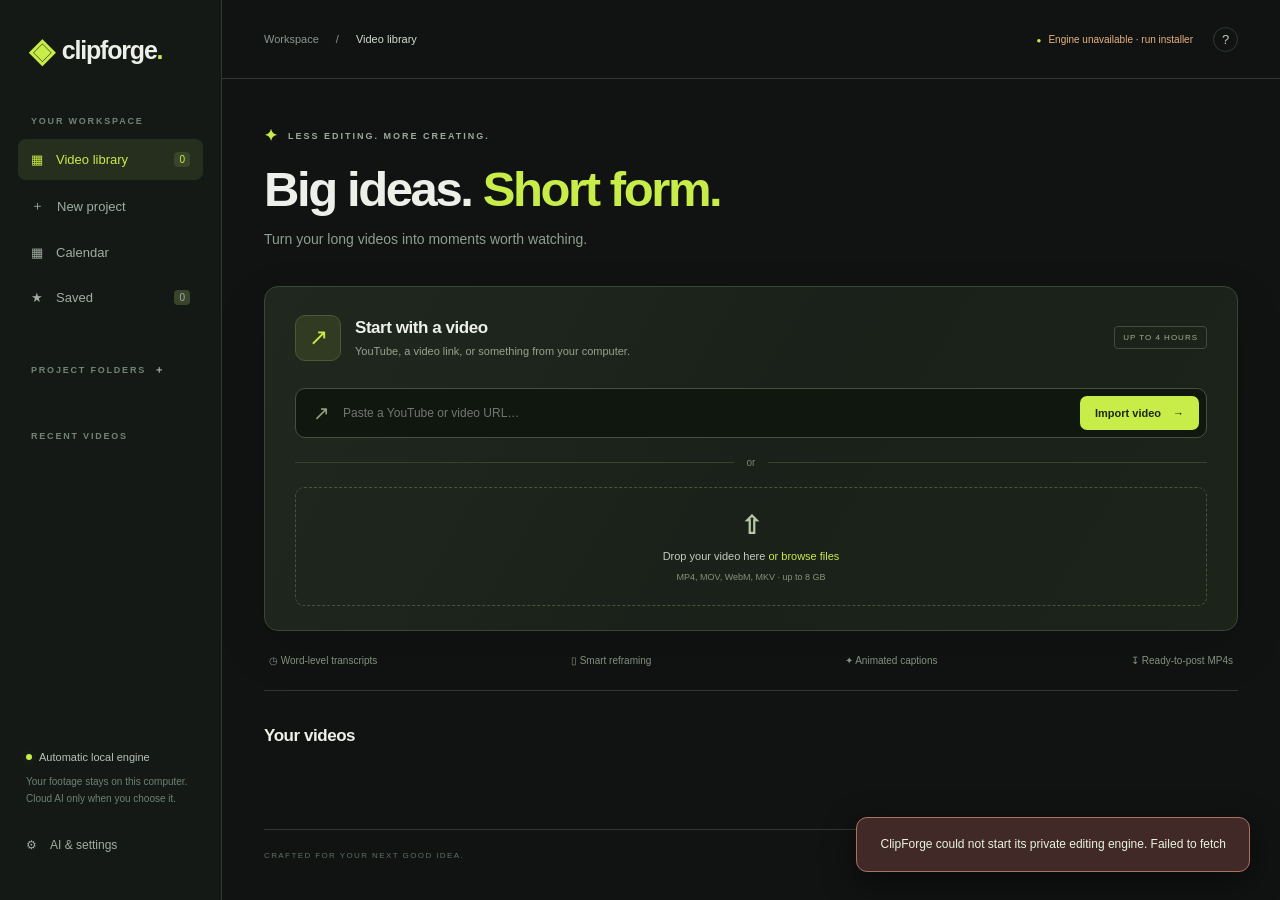
<file: extension/studio/index.html>
<!doctype html>
<html lang="en"><head><meta charset="utf-8"><meta name="viewport" content="width=device-width,initial-scale=1"><title>ClipForge · Your video, reimagined</title><link rel="stylesheet" href="style.css"></head>
<body>
<aside class="sidebar"><a class="brand" href="index.html" aria-label="ClipForge home"><span class="brand-icon">◈</span>clipforge<span class="brand-dot">.</span></a><div class="workspace-label">YOUR WORKSPACE</div><button class="nav active" id="home">▦ <span>Video library</span><span id="project-count" class="count">0</span></button><button class="nav" id="new">＋ <span>New project</span></button><button class="nav" id="calendar-nav">▦ <span>Calendar</span></button><button class="nav" id="saved-nav">★ <span>Saved</span><span id="saved-count" class="count">0</span></button><div class="workspace-label projects-label">PROJECT FOLDERS <button id="folder-new" class="text-button" title="Create folder">＋</button></div><div id="folder-list"></div><div class="workspace-label projects-label">RECENT VIDEOS</div><div id="projects"></div><div class="sidebar-bottom"><div class="local-dot"><i></i> Automatic local engine</div><p>Your footage stays on this computer.<br>Cloud AI only when you choose it.</p><button class="nav" id="settings-open">⚙ <span>AI & settings</span></button></div></aside>
<div class="shell"><header><div class="breadcrumb">Workspace <span>/</span> <b id="crumb">Video library</b></div><div class="header-right"><span id="connection" class="status">Connecting…</span><nav class="mobile-nav" aria-label="Workspace navigation"><button class="icon-button" data-mobile-nav="home" title="Video library" aria-label="Video library">▦</button><button class="icon-button" data-mobile-nav="calendar" title="Calendar" aria-label="Calendar">▦</button><button class="icon-button" data-mobile-nav="saved" title="Saved clips" aria-label="Saved clips">★</button><button class="icon-button" data-mobile-nav="settings" title="AI and settings" aria-label="AI and settings">⚙</button></nav><button id="help" class="icon-button" title="Setup guide" aria-label="Open setup guide">?</button></div></header>
<main>
<section id="welcome"><div class="eyebrow"><span>✦</span> LESS EDITING. MORE CREATING.</div><h1>Big ideas. <em>Short form.</em></h1><p class="lead">Turn your long videos into moments worth watching.</p><div class="import-panel"><div class="import-title"><span class="import-icon">↗</span><div><h2>Start with a video</h2><p>YouTube, a video link, or something from your computer.</p></div><span class="small-badge">UP TO 4 HOURS</span></div><form id="import-form"><div class="url-input"><span>↗</span><input id="source-url" type="url" placeholder="Paste a YouTube or video URL…" aria-label="Video URL" required><button class="primary" id="import-button">Import video <span>→</span></button></div></form><div class="or"><span></span>or<span></span></div><label class="dropzone" id="dropzone"><input type="file" id="file" accept="video/*,.mkv,.webm,.mov" hidden><span class="upload-symbol">⇧</span><b>Drop your video here <span>or browse files</span></b><small>MP4, MOV, WebM, MKV · up to 8 GB</small></label></div><div class="feature-strip"><span>◷ Word-level transcripts</span><span>▯ Smart reframing</span><span>✦ Animated captions</span><span>↧ Ready-to-post MP4s</span></div><div class="section-heading"><h2 id="folder-heading">Your videos</h2><button id="folder-settings" class="text-button" hidden>Folder settings ⚙</button><button id="channel-browse" class="text-button" hidden>Browse channel ↗</button><span id="library-count"></span></div><p id="folder-note" class="tiny muted"></p><div id="channel-library" class="library" hidden></div><div id="library" class="library"></div></section>
<section id="project" hidden><div class="project-heading"><div><div class="eyebrow" id="source-label">VIDEO PROJECT</div><h1 id="project-title"></h1><p id="project-meta" class="muted"></p></div><button id="retry-import" class="primary" hidden>Retry video import</button><button id="video-settings" class="secondary">Organize video</button><a class="secondary button" id="download-source">↓ Original video</a></div>
<div class="studio-grid"><div class="main-column"><div class="preview-card"><div class="preview-toolbar"><div><span class="live-dot"></span><b id="preview-label">Source preview</b></div><button id="show-source" class="text-button">View source</button></div><div class="video-stage" id="video-stage"><video id="player" controls playsinline preload="metadata"></video><div id="preview-caption" class="preview-caption"></div></div><div class="timeline"><div class="timeline-top"><span id="play-time">00:00</span><span id="timeline-note">Select a word to jump to that moment</span><span id="total-time">00:00</span></div><input id="scrubber" type="range" min="0" max="100" value="0" step=".05" aria-label="Video timeline"><div class="speech-wrap" id="speech-wrap"><i id="range-mark" hidden></i><div id="speech-map" class="speech-map"></div></div></div></div>
<div class="content-tabs"><button class="selected" data-tab="clips">Your clips <span id="clip-count">0</span></button><button data-tab="transcript">Transcript</button><div class="tab-actions"><button id="manual" class="text-button">＋ Manual clip</button><button id="quick-from-clips" class="text-button">Quick schedule</button><button id="export-all" class="text-button">Export all ↗</button><a id="bundle" class="text-button" hidden>↓ ZIP</a></div></div><div id="clips-panel"><div id="clips" class="clips-grid"></div></div><div id="transcript-panel" hidden><div class="transcript-tools"><input id="transcript-search" placeholder="Search transcript…" aria-label="Search transcript"><button id="more-clips" class="primary">✦ Make more clips</button><button id="edit-transcript" class="secondary">Edit words</button><button id="save-transcript" class="primary" hidden>Save transcript</button></div><p class="muted tiny" id="transcript-info">Run Generate clips to create a transcript.</p><div id="transcript"></div></div></div>
<aside class="inspector"><div id="generator"><div class="panel-heading"><span class="spark">✦</span><h2>Make the cut</h2></div><p class="muted">Find the moments. Set the style.<br>Let your next batch take shape.</p><label>Clip length<select id="length"><option value="30">~30 seconds · Quick hit</option><option value="45" selected>~45 seconds · The sweet spot</option><option value="60">~60 seconds · Tell a story</option><option value="90">~90 seconds · Go deeper</option></select></label><label>Number of clips<div class="stepper"><button id="count-minus">−</button><output id="count">4</output><button id="count-plus">＋</button></div></label><label>Transcription<select id="transcription"><option value="local">Local Whisper · private</option><option value="openrouter">OpenRouter · cloud AI</option></select></label><label id="local-model-label">Local accuracy<select id="local-model"><option value="tiny.en">Fast · English preview</option><option value="small" selected>Balanced · multilingual</option><option value="medium">Higher accuracy · slower</option></select></label><label>Find moments with<select id="selection"><option value="local">Local suggestions · no API key</option><option value="openrouter">OpenRouter · AI editor</option></select></label><label>Your creative direction<textarea id="brief" placeholder="e.g. Surprising advice for beginners. Lead with a strong opinion." rows="3"></textarea></label><label class="toggle-row"><span>Export clips automatically<small>1080 × 1920 · captions · gentle zoom</small></span><input id="auto-export" type="checkbox" checked></label>
<details class="advanced"><summary>Advanced · font, captions, color</summary>
<label>Caption style<select id="gen-caption-style"><option value="pop">Pop · highlighted words</option><option value="clean">Clean · sentence captions</option></select></label>
<label>Font<select id="gen-font"><option>Arial</option><option>Helvetica</option><option>Impact</option><option>Georgia</option><option>Avenir Next</option><option>Menlo</option></select></label>
<div class="two-col"><label>Text color<input id="gen-color" type="color" value="#FFFFFF"></label><label>Highlight<input id="gen-highlight" type="color" value="#C8ED48"></label></div>
<p class="tiny muted" id="brand-saved">Saved branding loads here.</p>
</details>
<button class="primary generate" id="generate">✦ Generate clips</button><p class="tiny muted">Cloud mode sends audio/transcript to OpenRouter and uses your API credits. Scores are editorial suggestions, not view predictions.</p></div>
<div id="editor" hidden><div class="panel-heading"><button id="close-editor" class="text-button">←</button><h2>Edit your clip</h2></div><label>Title<input id="edit-title" maxlength="120"></label><div class="two-col"><label>Start (seconds)<input id="edit-start" type="number" min="0" step=".01"></label><label>End (seconds)<input id="edit-end" type="number" min="1" step=".01"></label></div><div class="two-col"><button id="set-start" class="secondary">Set start at playhead</button><button id="set-end" class="secondary">Set end at playhead</button></div><label>Canvas<select id="aspect"><option value="vertical">9:16 · Reels, Shorts, TikTok</option><option value="square">1:1 · Square</option><option value="landscape">16:9 · Landscape</option></select></label><label>Reframing<select id="framing"><option value="face">Follow face</option><option value="center">Custom crop</option><option value="fit">Fit entire frame · blurred background</option></select></label><label>Horizontal focus <output id="focus-value">50%</output><input id="focus" type="range" min="0" max="1" step=".01" value=".5"></label><label>Zoom at playhead <output id="zoom-value">1.00×</output><input id="zoom" type="range" min="1" max="1.6" step=".01" value="1"></label><button id="add-keyframe" class="secondary wide">◇ Add / update keyframe at playhead</button><div id="keyframes" class="keyframes"></div><p class="tiny muted">Keyframe time is relative to clip start. Manual keyframes override automatic framing and zoom. Save & render for the exact preview.</p><label class="toggle-row"><span>Animated punch-in zoom</span><input id="auto-zoom" type="checkbox" checked></label><label class="toggle-row"><span>Remove long pauses</span><input id="remove-silence" type="checkbox"></label><label class="toggle-row"><span>Burn in captions</span><input id="captions" type="checkbox" checked></label><label>Caption style<select id="caption-style"><option value="pop">Pop · highlighted words</option><option value="clean">Clean · sentence captions</option></select></label>
<label>Font<select id="edit-font"><option>Arial</option><option>Helvetica</option><option>Impact</option><option>Georgia</option><option>Avenir Next</option><option>Menlo</option></select></label>
<div class="two-col"><label>Text color<input id="edit-color" type="color" value="#FFFFFF"></label><label>Highlight<input id="edit-highlight" type="color" value="#C8ED48"></label></div><label>Export quality<select id="resolution"><option value="1080">1080p · Full HD</option><option value="720">720p · Faster preview</option></select></label><div class="two-col"><button id="save-clip" class="secondary">Save edit</button><button id="render-clip" class="primary">Save & render ↗</button></div></div></aside></div></section>
<section id="calendar" hidden>
<div class="project-heading"><div><div class="eyebrow">SOCIAL PLANNER</div><h1>Your posts</h1><p class="muted" id="calendar-status">Connect GoHighLevel in Settings to see every scheduled post.</p></div>
<div class="calendar-tools"><button id="cal-prev" class="secondary">←</button><b id="cal-month"></b><button id="cal-next" class="secondary">→</button><button id="quick-schedule-open" class="primary">Quick schedule</button></div></div>
<div id="calendar-grid" class="cal-grid"></div>
</section>
<section id="saved" hidden>
<div class="project-heading"><div><div class="eyebrow">SAVED CLIPS</div><h1>Saved</h1><p class="muted">Clips you keep here stay on this computer. If GoHighLevel is connected, the MP4 also goes into media storage.</p></div></div>
<div id="saved-grid" class="library"></div>
</section>
</main><footer><span>CRAFTED FOR YOUR NEXT GOOD IDEA.</span><span>ClipForge Studio <b>1.3</b></span></footer></div>
<div id="job-dock" class="job-dock" hidden><div class="job-icon">✦</div><div class="job-body"><b id="job-message"></b><div class="progress-track"><div id="job-progress"></div></div></div><button id="cancel-job" class="text-button">Cancel</button></div><div id="toast" role="status" hidden></div>
<dialog id="folder-dialog"><form method="dialog"><button class="dialog-close" aria-label="Close folder settings">×</button></form><div class="eyebrow">A HOME FOR YOUR IDEAS</div><h2>Project folder</h2><label>Folder name<input id="folder-name" maxlength="120" placeholder="e.g. My gardening channel"></label><label>One prompt for everything in this folder<textarea id="folder-instructions" maxlength="6000" rows="7" placeholder="Find practical tips for beginners. Start with a surprising takeaway. Write warmly, avoid hype, and invite people to share their progress."></textarea></label><p class="tiny muted">Used for AI clip selection and social copy. Local suggestions use simpler rules. Existing scheduled posts stay as written.</p><label>YouTube channel (optional)<input id="folder-channel" type="url" placeholder="https://www.youtube.com/@yourchannel"></label><p class="tiny muted">Browse up to 30 recent channel videos and import the ones you want. Videos download only when you choose Import.</p><div class="two-col"><button id="folder-delete" class="secondary" hidden>Delete folder</button><button id="folder-save" class="primary">Save folder</button></div></dialog>
<dialog id="video-dialog"><form method="dialog"><button class="dialog-close" aria-label="Close video settings">×</button></form><h2>Organize video</h2><label>Video name<input id="video-name" maxlength="200"></label><label>Move to folder<select id="video-folder"></select></label><p class="tiny muted">Moving a video applies its new folder's instructions to future AI generations. Deleting moves its local files to ClipForge's trash; scheduled social posts are unaffected.</p><div class="two-col"><button id="video-delete" class="secondary">Delete video</button><button id="video-save" class="primary">Save changes</button></div></dialog>
<div id="undo-delete" class="undo-delete" hidden><span>Video moved to trash.</span><button id="video-undo" class="text-button">Undo delete</button></div>
<dialog id="settings"><form method="dialog"><button class="dialog-close" aria-label="Close settings">×</button></form><div class="eyebrow">YOUR AI, YOUR CHOICE</div><h2>AI, your brand & social posting</h2><p class="muted">Use one key for timestamped transcription and AI clip selection. Keys stay in your local ClipForge data folder.</p><label>OpenRouter API key<input id="api-key" type="password" placeholder="sk-or-…" autocomplete="off"></label><label>Clip selection model<input id="ai-model" value="google/gemini-2.5-flash"></label><label>Transcription model<input id="stt-model" value="openai/whisper-1"></label><p class="tiny muted">Transcription needs a provider that returns word timestamps. Leave the key blank to keep the saved key.</p>
<div class="settings-split"></div>
<div class="eyebrow">BRANDING</div>
<p class="muted">Font and colors apply to generated clips and stay saved on this computer.</p>
<label>Caption style<select id="set-caption-style"><option value="pop">Pop · highlighted words</option><option value="clean">Clean · sentence captions</option></select></label>
<label>Font<select id="set-font"><option>Arial</option><option>Helvetica</option><option>Impact</option><option>Georgia</option><option>Avenir Next</option><option>Menlo</option></select></label>
<div class="two-col"><label>Text color<input id="set-color" type="color" value="#FFFFFF"></label><label>Highlight<input id="set-highlight" type="color" value="#C8ED48"></label></div>
<h3>Tell ClipForge about you</h3><p class="muted">These details personalize social captions and first comments. Leave anything you don't need blank. With OpenRouter connected, AI uses your full profile; local mode uses simple templates.</p>
<label>Your name or business<input id="profile-name" maxlength="120" placeholder="e.g. Jamie's Garden Studio"></label>
<label>What do you do?<textarea id="profile-about" maxlength="2000" rows="3" placeholder="I help apartment gardeners grow food in small spaces."></textarea></label>
<label>Who do you help?<textarea id="profile-audience" maxlength="500" rows="2" placeholder="Beginners growing herbs on a balcony"></textarea></label>
<label>Your voice<input id="profile-tone" maxlength="300" placeholder="Friendly, practical, encouraging; no hype"></label>
<label>Offers and facts AI can mention<textarea id="profile-offer" maxlength="1000" rows="3" placeholder="My beginner guide costs $15. Only include facts you want in your posts."></textarea></label>
<label>Call to action<input id="profile-cta" maxlength="160" placeholder="e.g. Get my beginner guide"></label>
<label>Things to avoid<textarea id="profile-avoid" maxlength="1000" rows="2" placeholder="No income promises. Don't mention competitors."></textarea></label>
<label>Your website (optional)<input id="set-site" type="url" placeholder="https://your-website.com"></label>
<label>Your offer or resource link (optional)<input id="set-course" type="url" placeholder="https://your-website.com/guide"></label>
<p class="tiny muted">Save changes, then choose New options in a clip's scheduling window to rewrite its caption. Your profile is sent to OpenRouter when cloud copy is generated.</p>
<div class="settings-split"></div>
<div class="eyebrow">CONNECT SOCIAL POSTING</div>
<div class="aspire-card"><span class="eyebrow">RECOMMENDED PLATFORM</span><h3>Give your clips somewhere to go.</h3><p>Need a social posting account? Explore Aspire Builder Pro to connect your channels and manage your content alongside your business.</p><a class="primary button" href="https://aspirebuilderpro.com" target="_blank" rel="noopener noreferrer">Explore Aspire Builder Pro ↗</a><p class="tiny muted">Optional paid service. Ask Aspire support for Social Planner and a location-level Private Integration token. Already use a compatible HighLevel account? You can connect it below.</p></div>
<details class="advanced"><summary>I'm new — show me how to connect</summary><ol><li>Visit Aspire Builder Pro above, choose a plan and complete account setup. Confirm Social Planner and Private Integrations access with support.</li><li>In your business workspace, open Marketing → Social Planner and connect the social channels you own.</li><li>Open Settings → Private Integrations → Create new Integration. Name it ClipForge. Use your business/location, not an agency-wide token.</li><li>Select the five permissions listed below. Copy the generated token into Private integration token.</li><li>Find the location ID in your workspace URL: the text after /location/ and before the next /. Paste only that ID below.</li><li>Click Test connection, select your staff name under Posting as, then Save settings.</li><li>Render a clip, click Schedule, choose a connected channel, review the caption and choose a future time.</li></ol><p>If a menu is missing, ask your Aspire administrator/support to enable it. Your social token and OpenRouter AI key are different.</p><a href="setup.html#social" target="_blank">Open the full beginner guide ↗</a></details>
<p class="muted">Create a Private Integration on the location, then save the location ID and token here. They stay in your local ClipForge data folder.</p>
<label>Location ID<input id="ghl-location" placeholder="Your location ID" autocomplete="off"></label>
<label>Private integration token<input id="ghl-token" type="password" placeholder="pit-…" autocomplete="off"></label>
<label>Posting as<select id="ghl-user"><option value="">Test connection to load staff</option></select></label>
<p class="tiny muted" id="ghl-scopes"></p>
<p class="tiny muted">Required scopes: socialplanner/account.readonly, socialplanner/post.readonly, socialplanner/post.write, medias.write, users.readonly. Connect your social accounts in GHL Social Planner first.</p>
<div class="two-col"><button id="ghl-test" class="secondary">Test connection</button><span></span></div>
<div class="two-col"><button id="disconnect" class="secondary">Disconnect AI</button><button id="settings-save" class="primary">Save settings</button></div><p id="key-status" class="tiny"></p></dialog>
<dialog id="schedule-dialog" class="wide-dialog"><form method="dialog"><button class="dialog-close" aria-label="Close schedule">×</button></form><div class="eyebrow">SCHEDULE A POST</div><h2 id="schedule-title">Schedule this clip</h2>
<div class="schedule-grid">
<div><div class="mini-cal-head"><button id="mini-prev" class="text-button" type="button">←</button><b id="mini-month"></b><button id="mini-next" class="text-button" type="button">→</button></div><div id="mini-cal" class="mini-cal"></div><label>Time<input id="schedule-time" type="time" value="09:00"></label></div>
<div>
<div class="copy-head"><span class="eyebrow">PICK A CAPTION</span><button id="rewrite-copy" class="text-button" type="button">✦ New options</button></div>
<div id="post-picks" class="copy-picks"></div>
<label>Caption<textarea id="schedule-summary" rows="5" placeholder="Pick an option or write your own"></textarea></label>
<div class="eyebrow">FIRST COMMENT</div>
<div id="comment-picks" class="copy-picks"></div>
<label>First comment <span class="optional">Posted after it goes live</span><textarea id="schedule-follow" rows="2" placeholder="Pick an option or write your own"></textarea></label>
<label>Posting as<select id="schedule-user"><option value="">Load staff…</option></select></label>
<label>Post type<select id="schedule-type"><option value="reel">Reel / Short</option><option value="post">Feed post</option><option value="story">Story</option></select></label>
<div class="eyebrow accounts-label">ACCOUNTS</div>
<div id="schedule-accounts" class="account-list"></div>
<div class="two-col"><button id="post-now" class="secondary" type="button">Post now</button><button id="schedule-save" class="primary" type="button">Schedule post</button></div>
</div>
</div>
</dialog>
<dialog id="quick-dialog" class="wide-dialog"><form method="dialog"><button class="dialog-close" aria-label="Close quick schedule">×</button></form><div class="eyebrow">QUICK SCHEDULE</div><h2>Build your next winning week.</h2><p class="muted">Your clips. Your voice. Pick the words for each post, then send your whole lineup to the calendar.</p><progress id="quick-progress" value="0" max="1" aria-label="Posts reviewed"></progress>
<p class="muted" id="quick-count">Select clips on the project page first.</p>
<label>Start<input id="quick-start" type="datetime-local"></label>
<label>Every<select id="quick-interval"><option value="1">1 hour</option><option value="3">3 hours</option><option value="6" selected>6 hours</option><option value="12">12 hours</option><option value="24">Every day</option></select></label>
<label>Posting as<select id="quick-user"><option value="">Load staff…</option></select></label>
<label>Post type<select id="quick-type"><option value="reel">Reel / Short</option><option value="post">Feed post</option><option value="story">Story</option></select></label>
<div id="quick-lineup" class="quick-lineup" aria-label="Your post lineup"></div>
<section class="quick-review-card"><div class="quick-card-head"><img id="quick-poster" alt="Selected clip preview"><div><div class="eyebrow">MAKE IT YOURS</div><h3 id="quick-edit-title"></h3><button id="quick-rewrite" class="text-button" type="button">✦ Give me fresh options</button></div></div>
<p id="quick-options-status" class="tiny muted" role="status"></p>
<div class="eyebrow">PICK YOUR TITLE & CAPTION</div><div id="quick-post-picks" class="copy-picks"></div>
<label>Title & caption<textarea id="quick-summary" rows="4" maxlength="5000" placeholder="Lead with your title, then add your caption."></textarea></label>
<div class="eyebrow">PICK YOUR FIRST COMMENT</div><div id="quick-comment-picks" class="copy-picks"></div>
<label>First comment<textarea id="quick-comment" rows="3" maxlength="1200" placeholder="Start a conversation, add a link, or leave it blank."></textarea></label><button id="quick-no-comment" type="button" class="text-button">No first comment for this post</button>
<div class="two-col"><button id="quick-back" type="button" class="secondary">← Previous</button><button id="quick-review" type="button" class="primary">✓ Looks good — next clip</button></div></section>
<div class="eyebrow accounts-label">ACCOUNTS</div>
<div id="quick-accounts" class="account-list"></div>
<button id="quick-save" class="primary generate" type="button">Schedule reviewed posts ↗</button>
</dialog>
<dialog id="post-dialog" class="wide-dialog"><form method="dialog"><button class="dialog-close" aria-label="Close post">×</button></form>
<div class="eyebrow" id="post-detail-status">POST</div>
<h2 id="post-detail-title">Post</h2>
<p class="muted" id="post-detail-meta"></p>
<label>Caption<textarea id="post-detail-summary" rows="6" readonly></textarea></label>
<label>First comment<textarea id="post-detail-follow" rows="2" readonly></textarea></label>
<p class="tiny muted" id="post-detail-extra"></p>
<label>Move to<input id="post-detail-when" type="datetime-local"></label>
<div class="two-col"><button id="post-detail-delete" class="secondary" type="button">Delete post</button><button id="post-detail-save" class="primary" type="button">Save new time</button></div>
</dialog>
<dialog id="help-dialog"><form method="dialog"><button class="dialog-close" aria-label="Close help">×</button></form><h2>Your private clip studio</h2><p><a href="setup.html" target="_blank">Start here: Windows, Mac, branding and social setup ↗</a></p><ol><li>Click the ClipForge extension from any YouTube or video page.</li><li>The private video engine starts automatically in the background.</li><li>Choose local processing or enter your OpenRouter key in Settings.</li><li>Generate, review your clips, adjust edits, and download MP4s or the ZIP.</li><li>In Settings, save your GHL location ID and a Private Integration token with social planner + media scopes, then use Schedule or Calendar.</li></ol><p class="muted">Authenticated or protected streams and blob URLs may not download. Upload your original video instead. Face tracking works best on clear, single-speaker footage; review crops before exporting.</p></dialog>
<script src="app.js"></script></body></html>
</file>
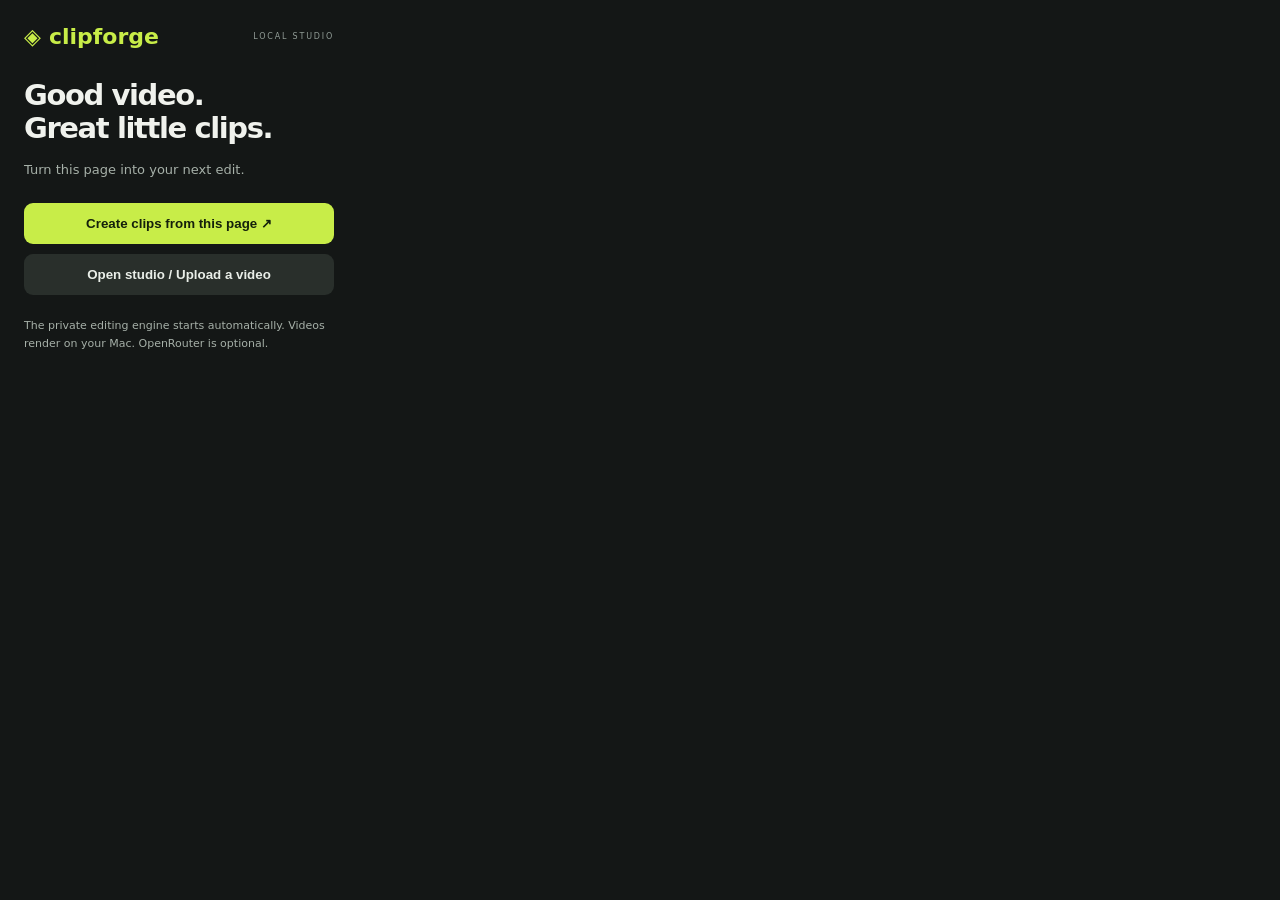
<file: extension/popup.html>
<!doctype html><html><head><meta charset="utf-8"><link rel="stylesheet" href="popup.css"></head><body>
<div class="brand">◈ <b>clipforge</b><span>LOCAL STUDIO</span></div>
<h1>Good video.<br>Great little clips.</h1><p id="page">Turn this page into your next edit.</p>
<button id="import">Create clips from this page ↗</button><button class="secondary" id="open">Open studio / Upload a video</button>
<p class="note">The private editing engine starts automatically. Videos render on your Mac. OpenRouter is optional.</p><script src="popup.js"></script></body></html>
</file>
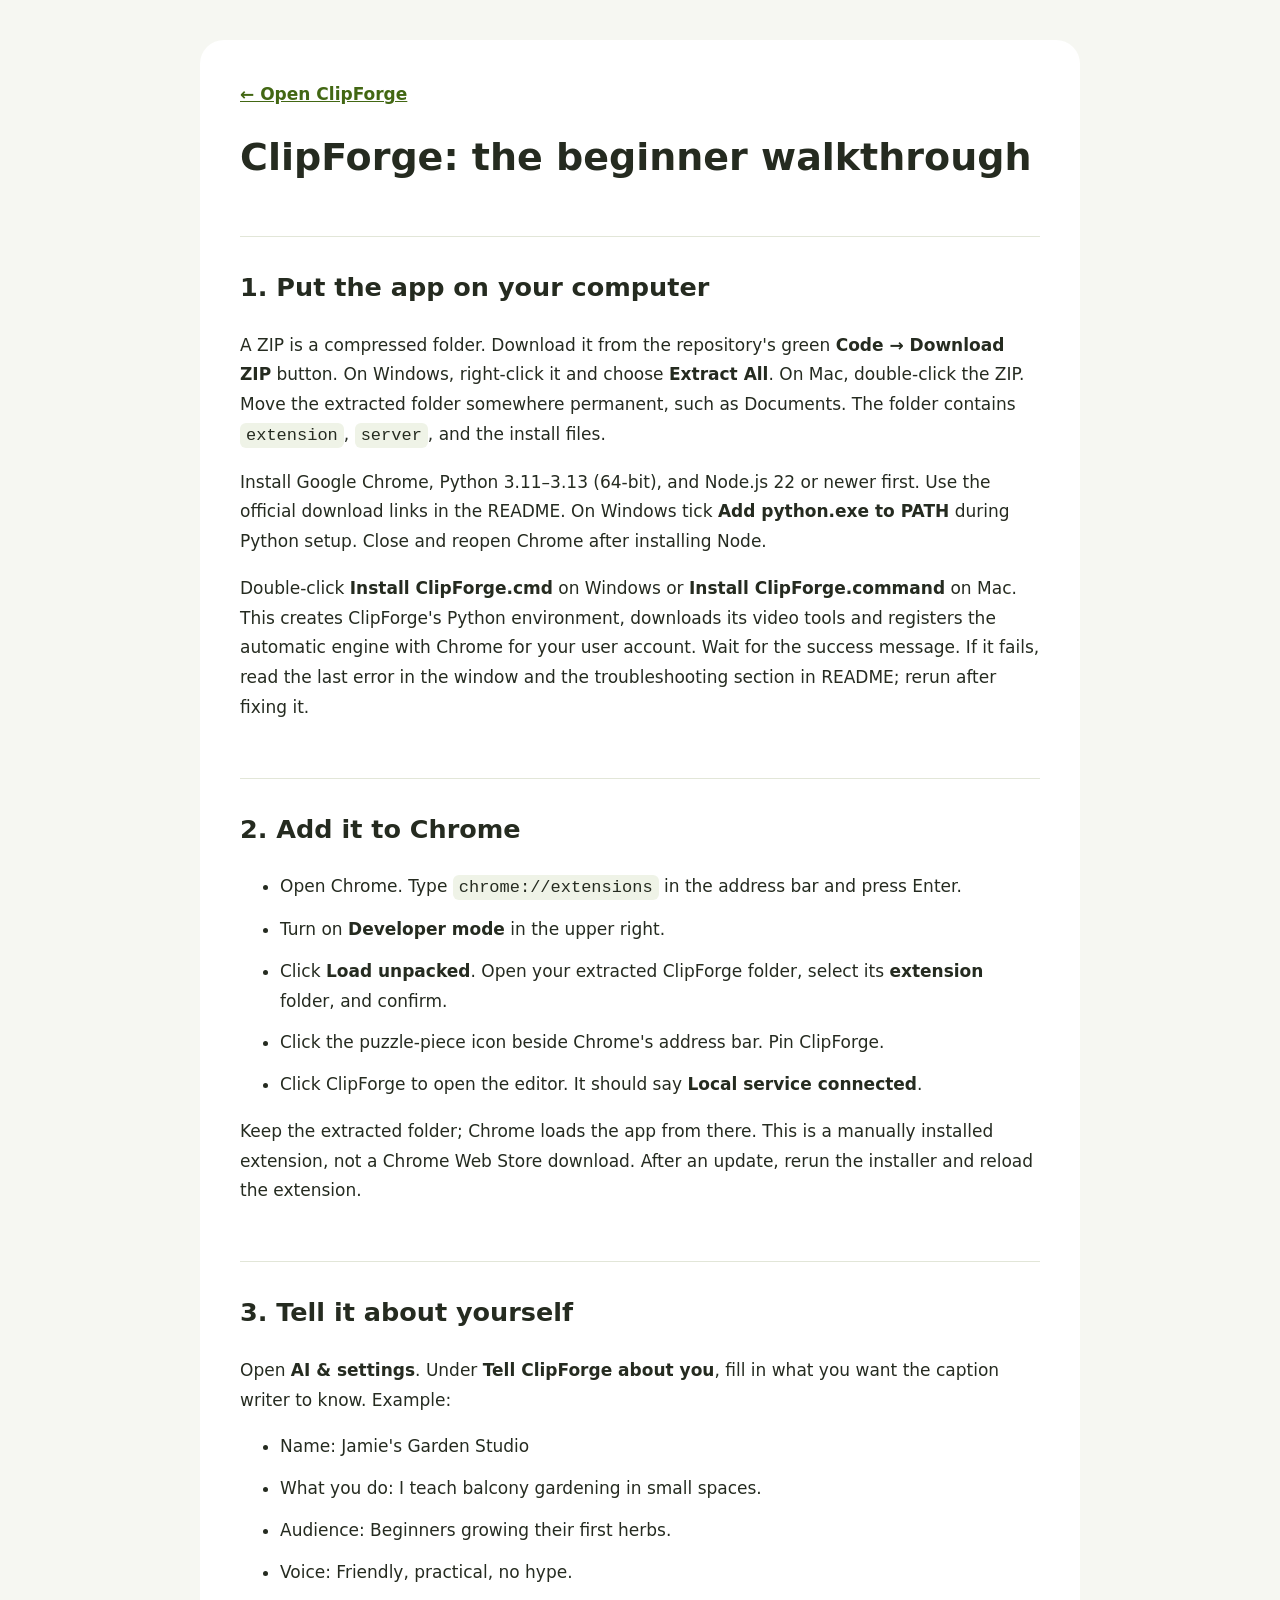
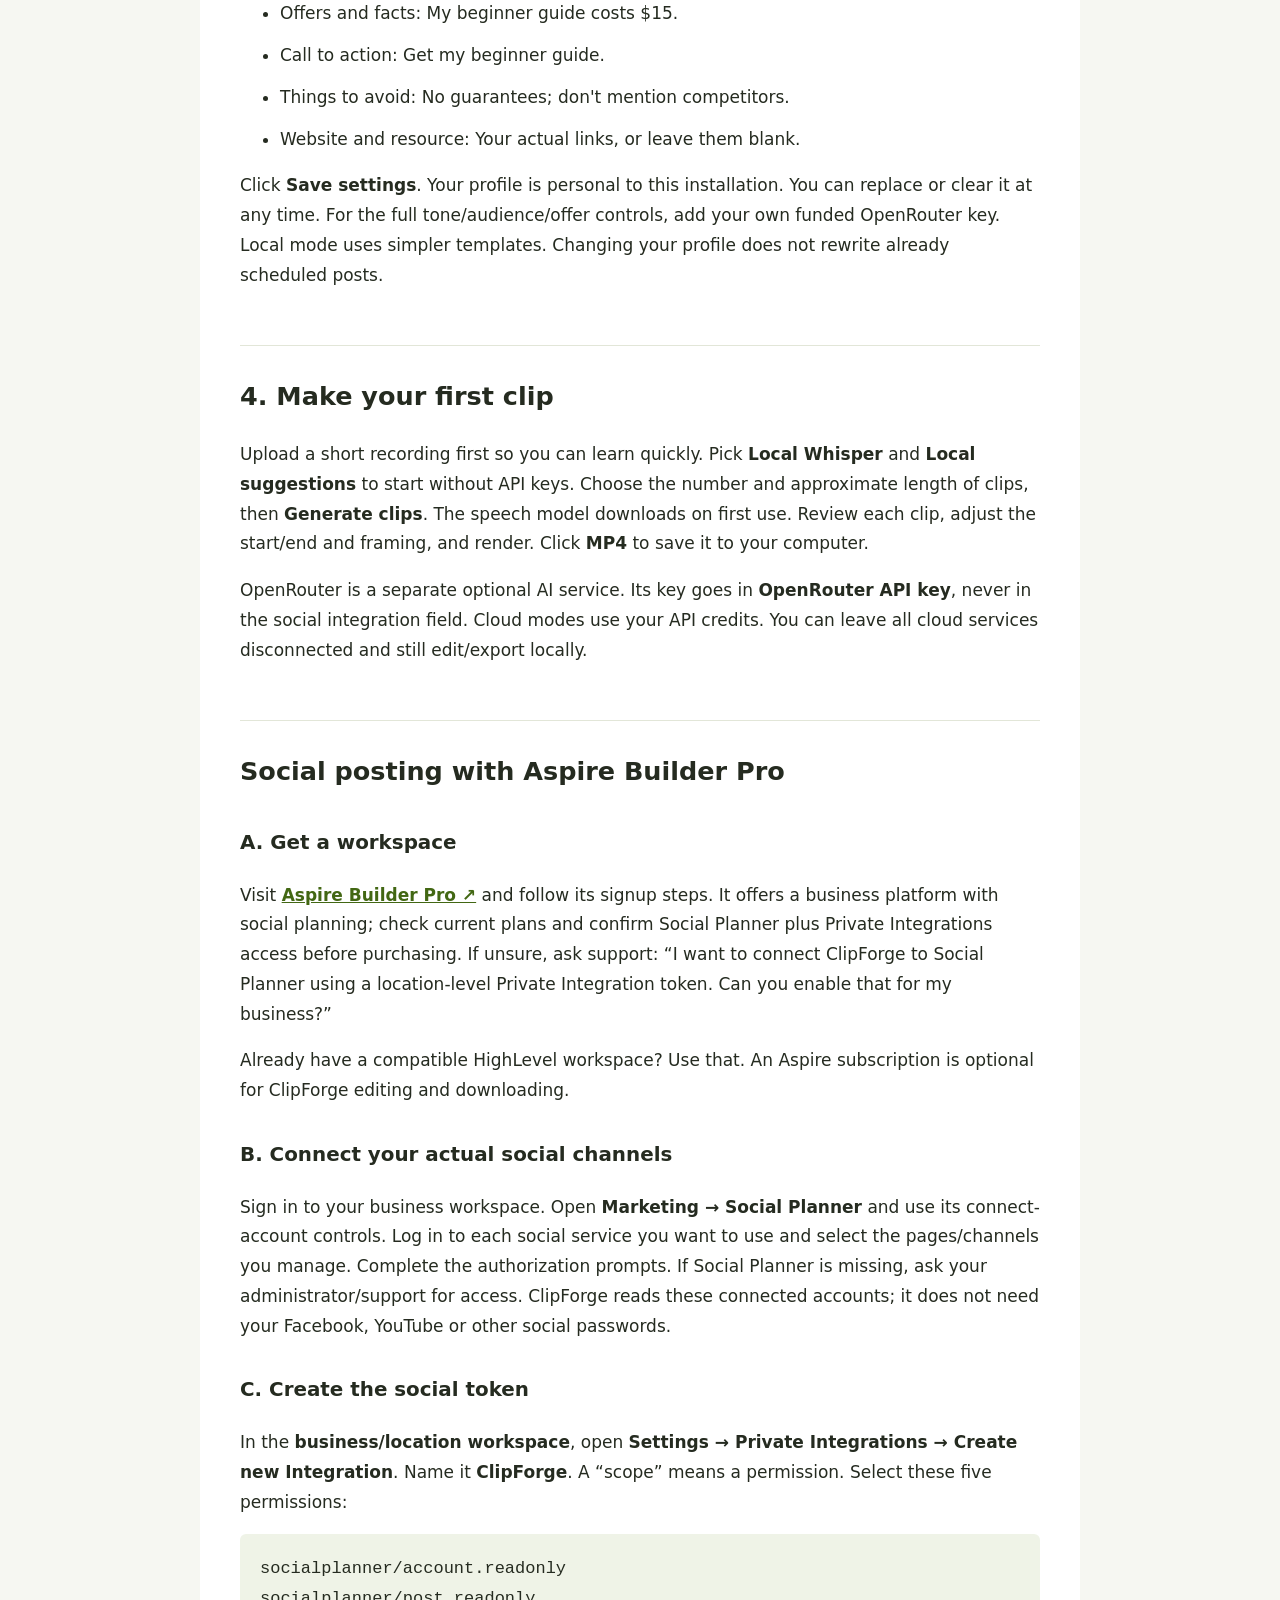
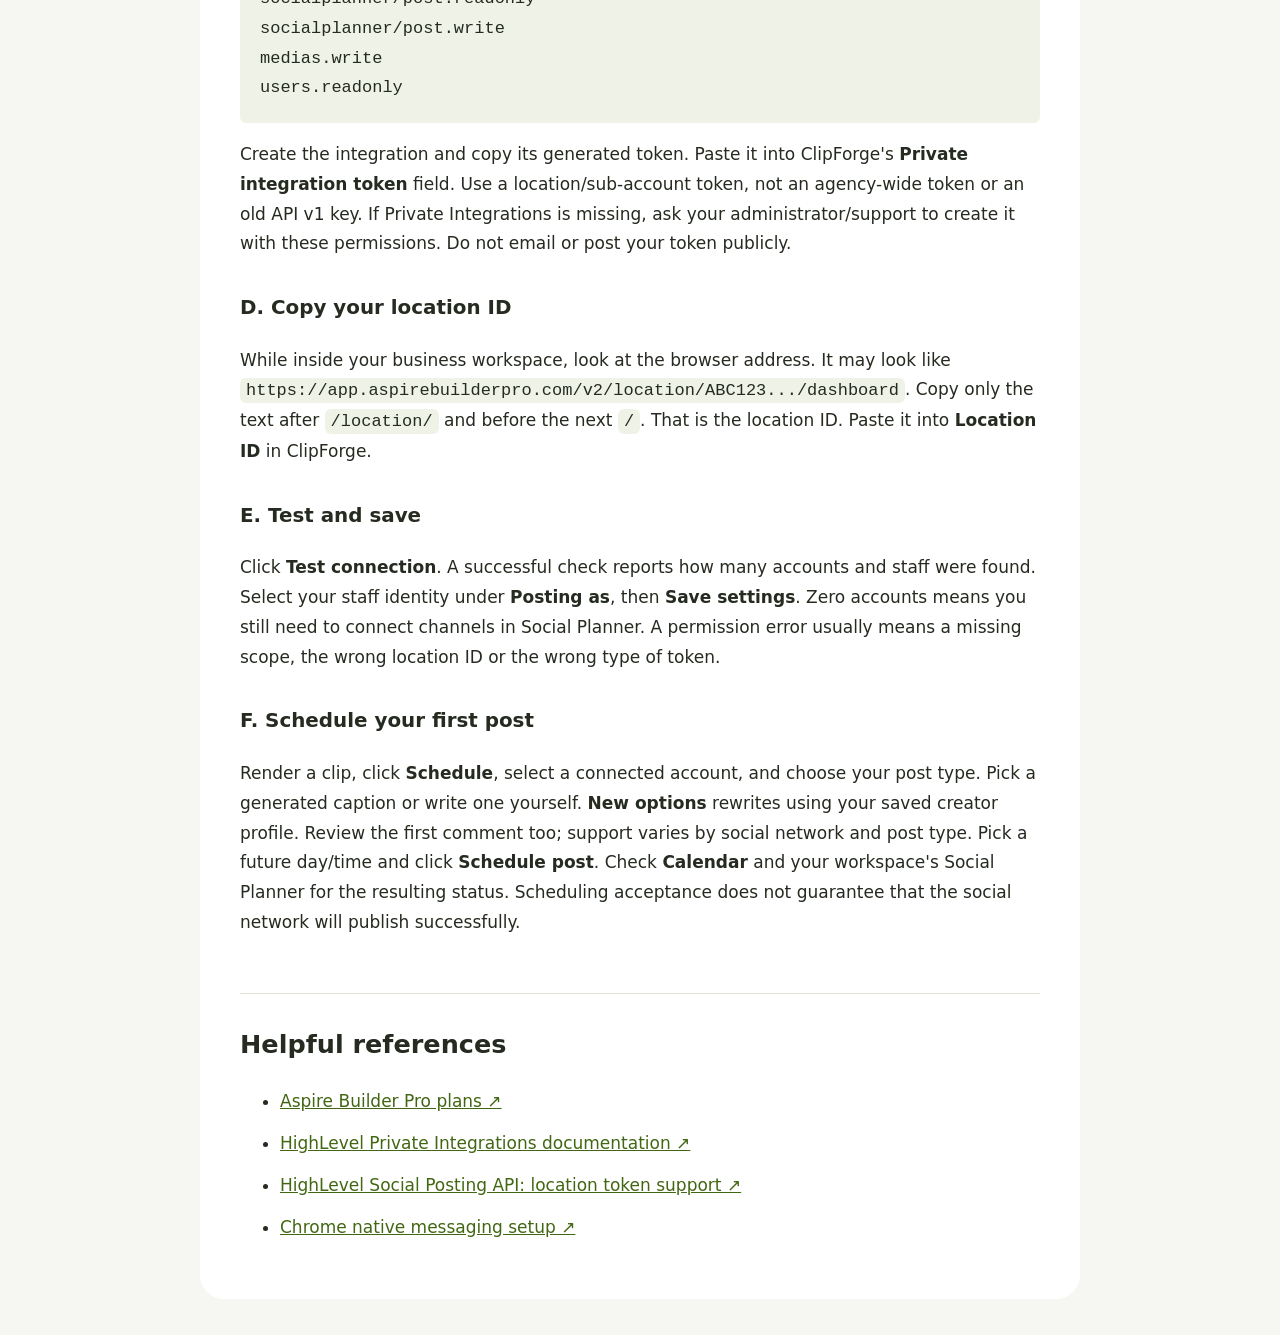
<file: extension/studio/setup.html>
<!doctype html><html lang="en"><head><meta charset="utf-8"><meta name="viewport" content="width=device-width,initial-scale=1"><title>ClipForge • Beginner setup</title><link rel="stylesheet" href="setup.css"></head><body><main><a class="back" href="index.html">← Open ClipForge</a><h1>ClipForge: the beginner walkthrough</h1><h2>1. Put the app on your computer</h2><p>A ZIP is a compressed folder. Download it from the repository&#x27;s green <strong>Code → Download ZIP</strong> button. On Windows, right-click it and choose <strong>Extract All</strong>. On Mac, double-click the ZIP. Move the extracted folder somewhere permanent, such as Documents. The folder contains <code>extension</code>, <code>server</code>, and the install files.</p><p>Install Google Chrome, Python 3.11–3.13 (64-bit), and Node.js 22 or newer first. Use the official download links in the README. On Windows tick <strong>Add python.exe to PATH</strong> during Python setup. Close and reopen Chrome after installing Node.</p><p>Double-click <strong>Install ClipForge.cmd</strong> on Windows or <strong>Install ClipForge.command</strong> on Mac. This creates ClipForge&#x27;s Python environment, downloads its video tools and registers the automatic engine with Chrome for your user account. Wait for the success message. If it fails, read the last error in the window and the troubleshooting section in README; rerun after fixing it.</p><h2>2. Add it to Chrome</h2><ul><li>Open Chrome. Type <code>chrome://extensions</code> in the address bar and press Enter.</li><li>Turn on <strong>Developer mode</strong> in the upper right.</li><li>Click <strong>Load unpacked</strong>. Open your extracted ClipForge folder, select its <strong>extension</strong> folder, and confirm.</li><li>Click the puzzle-piece icon beside Chrome&#x27;s address bar. Pin ClipForge.</li><li>Click ClipForge to open the editor. It should say <strong>Local service connected</strong>.</li></ul><p>Keep the extracted folder; Chrome loads the app from there. This is a manually installed extension, not a Chrome Web Store download. After an update, rerun the installer and reload the extension.</p><h2>3. Tell it about yourself</h2><p>Open <strong>AI &amp; settings</strong>. Under <strong>Tell ClipForge about you</strong>, fill in what you want the caption writer to know. Example:</p><ul><li>Name: Jamie&#x27;s Garden Studio</li><li>What you do: I teach balcony gardening in small spaces.</li><li>Audience: Beginners growing their first herbs.</li><li>Voice: Friendly, practical, no hype.</li><li>Offers and facts: My beginner guide costs $15.</li><li>Call to action: Get my beginner guide.</li><li>Things to avoid: No guarantees; don&#x27;t mention competitors.</li><li>Website and resource: Your actual links, or leave them blank.</li></ul><p>Click <strong>Save settings</strong>. Your profile is personal to this installation. You can replace or clear it at any time. For the full tone/audience/offer controls, add your own funded OpenRouter key. Local mode uses simpler templates. Changing your profile does not rewrite already scheduled posts.</p><h2>4. Make your first clip</h2><p>Upload a short recording first so you can learn quickly. Pick <strong>Local Whisper</strong> and <strong>Local suggestions</strong> to start without API keys. Choose the number and approximate length of clips, then <strong>Generate clips</strong>. The speech model downloads on first use. Review each clip, adjust the start/end and framing, and render. Click <strong>MP4</strong> to save it to your computer.</p><p>OpenRouter is a separate optional AI service. Its key goes in <strong>OpenRouter API key</strong>, never in the social integration field. Cloud modes use your API credits. You can leave all cloud services disconnected and still edit/export locally.</p><h2 id="social">Social posting with Aspire Builder Pro</h2><h3>A. Get a workspace</h3><p>Visit <strong><a href="https://aspirebuilderpro.com" target="_blank" rel="noopener noreferrer">Aspire Builder Pro ↗</a></strong> and follow its signup steps. It offers a business platform with social planning; check current plans and confirm Social Planner plus Private Integrations access before purchasing. If unsure, ask support: “I want to connect ClipForge to Social Planner using a location-level Private Integration token. Can you enable that for my business?”</p><p>Already have a compatible HighLevel workspace? Use that. An Aspire subscription is optional for ClipForge editing and downloading.</p><h3>B. Connect your actual social channels</h3><p>Sign in to your business workspace. Open <strong>Marketing → Social Planner</strong> and use its connect-account controls. Log in to each social service you want to use and select the pages/channels you manage. Complete the authorization prompts. If Social Planner is missing, ask your administrator/support for access. ClipForge reads these connected accounts; it does not need your Facebook, YouTube or other social passwords.</p><h3>C. Create the social token</h3><p>In the <strong>business/location workspace</strong>, open <strong>Settings → Private Integrations → Create new Integration</strong>. Name it <strong>ClipForge</strong>. A “scope” means a permission. Select these five permissions:</p><pre>socialplanner/account.readonly
socialplanner/post.readonly
socialplanner/post.write
medias.write
users.readonly
</pre><p>Create the integration and copy its generated token. Paste it into ClipForge&#x27;s <strong>Private integration token</strong> field. Use a location/sub-account token, not an agency-wide token or an old API v1 key. If Private Integrations is missing, ask your administrator/support to create it with these permissions. Do not email or post your token publicly.</p><h3>D. Copy your location ID</h3><p>While inside your business workspace, look at the browser address. It may look like <code>https://app.aspirebuilderpro.com/v2/location/ABC123.../dashboard</code>. Copy only the text after <code>/location/</code> and before the next <code>/</code>. That is the location ID. Paste it into <strong>Location ID</strong> in ClipForge.</p><h3>E. Test and save</h3><p>Click <strong>Test connection</strong>. A successful check reports how many accounts and staff were found. Select your staff identity under <strong>Posting as</strong>, then <strong>Save settings</strong>. Zero accounts means you still need to connect channels in Social Planner. A permission error usually means a missing scope, the wrong location ID or the wrong type of token.</p><h3>F. Schedule your first post</h3><p>Render a clip, click <strong>Schedule</strong>, select a connected account, and choose your post type. Pick a generated caption or write one yourself. <strong>New options</strong> rewrites using your saved creator profile. Review the first comment too; support varies by social network and post type. Pick a future day/time and click <strong>Schedule post</strong>. Check <strong>Calendar</strong> and your workspace&#x27;s Social Planner for the resulting status. Scheduling acceptance does not guarantee that the social network will publish successfully.</p><h2>Helpful references</h2><ul><li><a href="https://aspirebuilderpro.com/pricing" target="_blank" rel="noopener noreferrer">Aspire Builder Pro plans ↗</a></li><li><a href="https://marketplace.gohighlevel.com/docs/Authorization/PrivateIntegrationsToken/index.html" target="_blank" rel="noopener noreferrer">HighLevel Private Integrations documentation ↗</a></li><li><a href="https://marketplace.gohighlevel.com/docs/2023-02-21/ghl/social-planner/social-media-posting-api/" target="_blank" rel="noopener noreferrer">HighLevel Social Posting API: location token support ↗</a></li><li><a href="https://developer.chrome.com/docs/extensions/develop/concepts/native-messaging" target="_blank" rel="noopener noreferrer">Chrome native messaging setup ↗</a></li></main></body></html>
</file>
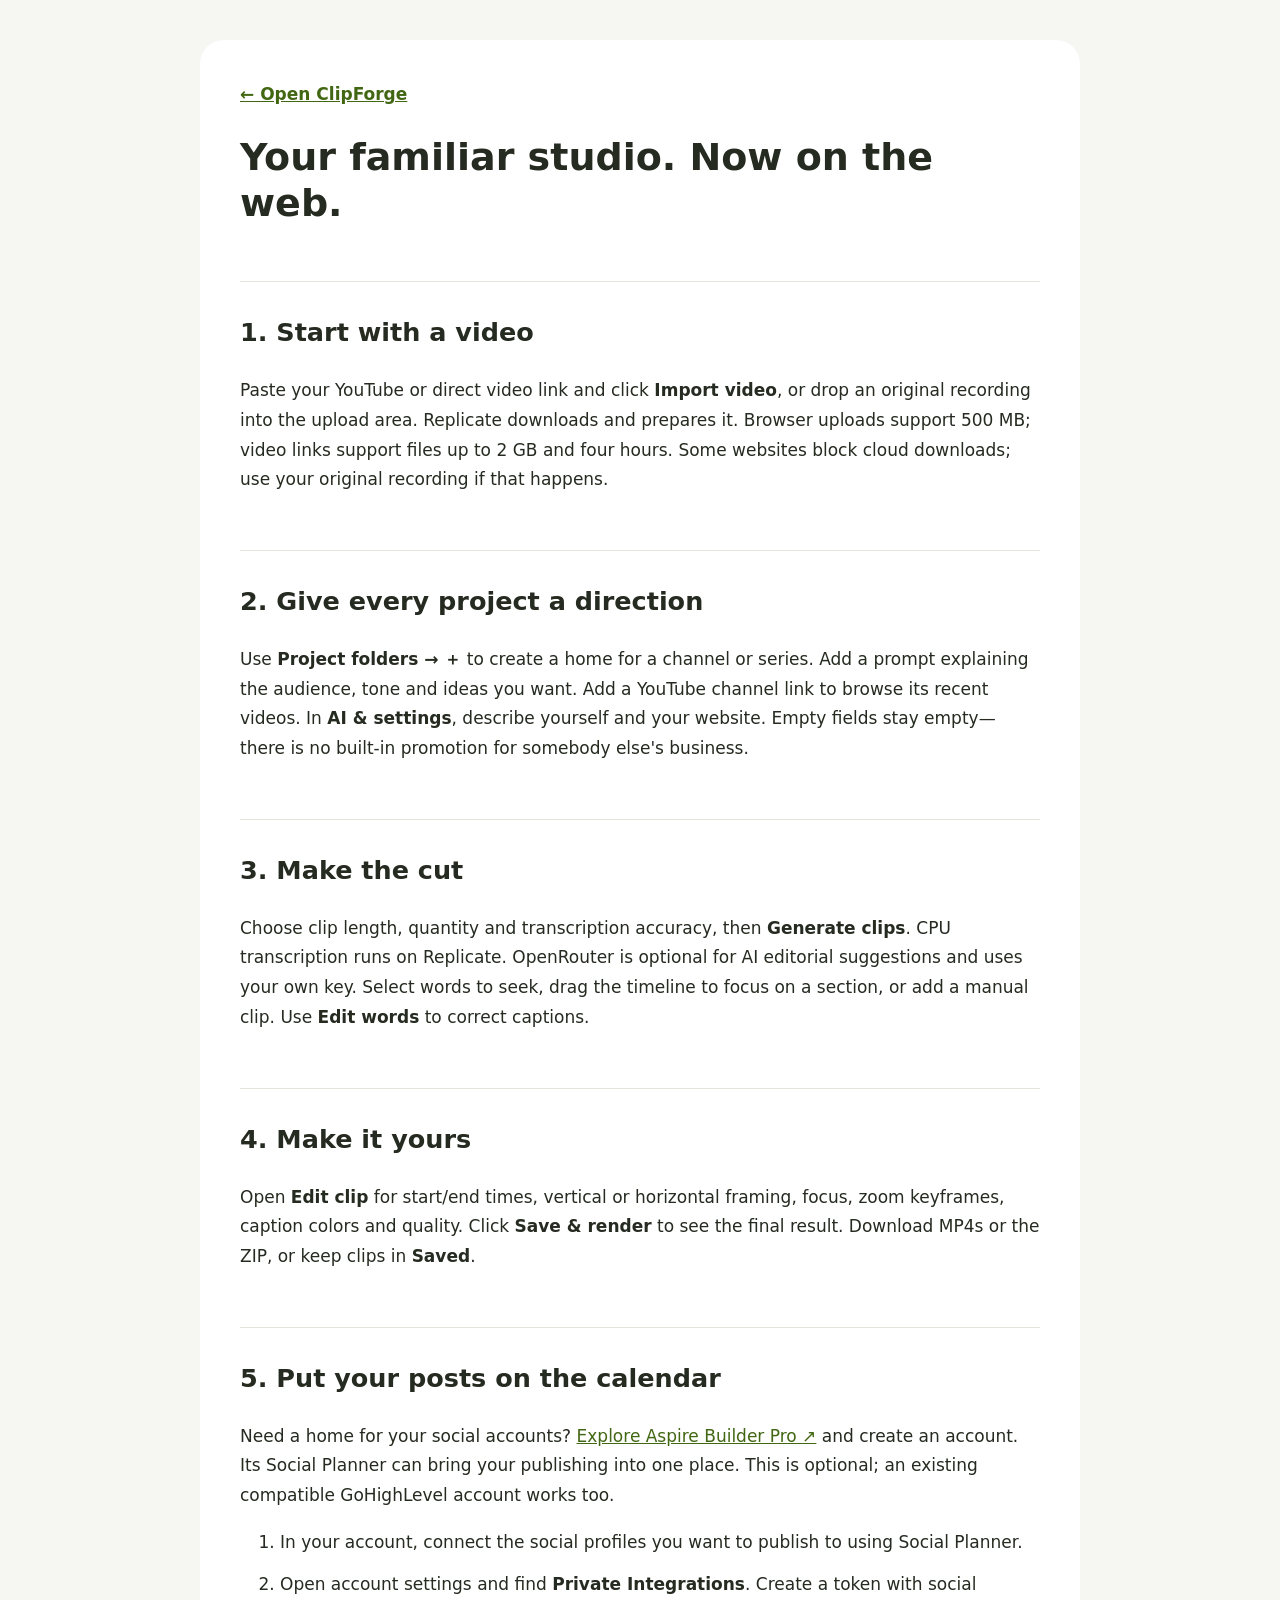
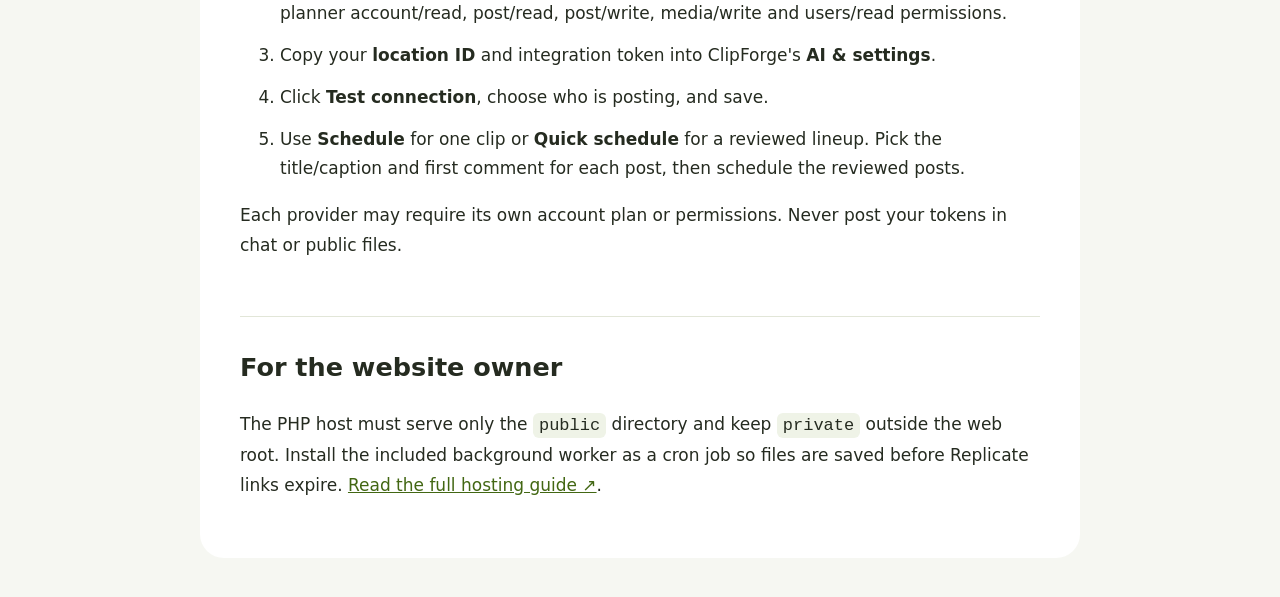
<file: cloud/php/public/setup.html>
<!doctype html><html lang="en"><head><meta charset="utf-8"><meta name="viewport" content="width=device-width,initial-scale=1"><title>ClipForge • Website setup</title><link rel="stylesheet" href="setup.css"></head><body><main><a class="back" href="index.php">← Open ClipForge</a><h1>Your familiar studio. Now on the web.</h1><h2>1. Start with a video</h2><p>Paste your YouTube or direct video link and click <strong>Import video</strong>, or drop an original recording into the upload area. Replicate downloads and prepares it. Browser uploads support 500 MB; video links support files up to 2 GB and four hours. Some websites block cloud downloads; use your original recording if that happens.</p><h2>2. Give every project a direction</h2><p>Use <strong>Project folders → ＋</strong> to create a home for a channel or series. Add a prompt explaining the audience, tone and ideas you want. Add a YouTube channel link to browse its recent videos. In <strong>AI &amp; settings</strong>, describe yourself and your website. Empty fields stay empty—there is no built-in promotion for somebody else's business.</p><h2>3. Make the cut</h2><p>Choose clip length, quantity and transcription accuracy, then <strong>Generate clips</strong>. CPU transcription runs on Replicate. OpenRouter is optional for AI editorial suggestions and uses your own key. Select words to seek, drag the timeline to focus on a section, or add a manual clip. Use <strong>Edit words</strong> to correct captions.</p><h2>4. Make it yours</h2><p>Open <strong>Edit clip</strong> for start/end times, vertical or horizontal framing, focus, zoom keyframes, caption colors and quality. Click <strong>Save &amp; render</strong> to see the final result. Download MP4s or the ZIP, or keep clips in <strong>Saved</strong>.</p><h2>5. Put your posts on the calendar</h2><p>Need a home for your social accounts? <a href="https://aspirebuilderpro.com/" target="_blank" rel="noopener">Explore Aspire Builder Pro ↗</a> and create an account. Its Social Planner can bring your publishing into one place. This is optional; an existing compatible GoHighLevel account works too.</p><ol><li>In your account, connect the social profiles you want to publish to using Social Planner.</li><li>Open account settings and find <strong>Private Integrations</strong>. Create a token with social planner account/read, post/read, post/write, media/write and users/read permissions.</li><li>Copy your <strong>location ID</strong> and integration token into ClipForge's <strong>AI &amp; settings</strong>.</li><li>Click <strong>Test connection</strong>, choose who is posting, and save.</li><li>Use <strong>Schedule</strong> for one clip or <strong>Quick schedule</strong> for a reviewed lineup. Pick the title/caption and first comment for each post, then schedule the reviewed posts.</li></ol><p>Each provider may require its own account plan or permissions. Never post your tokens in chat or public files.</p><h2>For the website owner</h2><p>The PHP host must serve only the <code>public</code> directory and keep <code>private</code> outside the web root. Install the included background worker as a cron job so files are saved before Replicate links expire. <a href="https://github.com/MyAiTeam2/ClipForge/tree/main/cloud">Read the full hosting guide ↗</a>.</p></main></body></html>
</file>
<file: extension/studio/style.css>
:root{--bg:#101312;--panel:#1a1f1c;--panel2:#202622;--line:#303831;--text:#edf0e9;--muted:#909e92;--accent:#c8ed48;--radius:14px}*{box-sizing:border-box}body{margin:0;background:var(--bg);color:var(--text);font-family:Inter,-apple-system,BlinkMacSystemFont,'Segoe UI',sans-serif;font-size:13px}button,input,select,textarea{font:inherit}button,a{ -webkit-tap-highlight-color:transparent}button{cursor:pointer}button:disabled{opacity:.4;cursor:wait}a{color:inherit;text-decoration:none}button{color:inherit}button:focus-visible,a:focus-visible{outline:2px solid var(--accent);outline-offset:4px}button,input,select,textarea{transition:border-color .2s,background .2s}input,select,textarea{width:100%;background:#121713;color:var(--text);border:1px solid var(--line);border-radius:8px;padding:11px 12px;outline:none}input:focus,select:focus,textarea:focus{border-color:#8da83a}input[type=checkbox]{width:32px;height:18px;accent-color:var(--accent);cursor:pointer}input[type=range]{padding:0;accent-color:var(--accent);border:0;cursor:pointer}textarea{resize:vertical;line-height:1.6}label{display:block;font-size:11px;font-weight:600;color:#c2cbc2}label>input,label>select,label>textarea{margin-top:8px}label output{float:right;color:var(--accent)}[hidden]{display:none!important}.sidebar{width:222px;position:fixed;inset:0 auto 0 0;border-right:1px solid var(--line);padding:31px 18px;display:flex;flex-direction:column;background:#151916}.brand{font-size:25px;letter-spacing:-1.2px;font-weight:750;display:flex;align-items:center;padding:0 11px}.brand-icon{font-size:33px;color:var(--accent);margin-right:9px}.brand-dot{color:var(--accent)}.workspace-label{font-size:9px;letter-spacing:1.8px;color:#728275;margin:46px 13px 13px;font-weight:650}.nav{display:flex;align-items:center;gap:13px;width:100%;padding:13px;border:0;background:transparent;color:#a1aca2;border-radius:8px;text-align:left;margin-bottom:4px;font-size:13px}.nav.active{color:var(--accent);background:#262f1e}.nav:hover{background:#222923}.count{font-size:10px;padding:2px 5px;border-radius:4px;background:#38452a;margin-left:auto}.projects-label{margin-top:34px}#projects{overflow:auto}.project-link{border:0;background:transparent;color:#a4b0a6;padding:10px 12px;display:flex;gap:10px;text-align:left;line-height:1.5;width:100%;border-radius:7px}.project-link span:last-child{overflow:hidden;text-overflow:ellipsis;white-space:nowrap}.project-link:hover{background:#242c25;color:white}.sidebar-bottom{margin-top:auto;padding:25px 8px 0}.sidebar-bottom p{font-size:10px;line-height:1.7;color:#6f8073}.sidebar-bottom .nav{padding-left:0;font-size:12px;margin-top:18px}.local-dot{font-size:11px;color:#b5c2b7;display:flex;align-items:center;gap:7px}.local-dot i,.live-dot{display:inline-block;width:6px;height:6px;border-radius:100%;background:var(--accent);box-shadow:0 0 12px #c8ed4833}.shell{margin-left:222px}header{height:79px;border-bottom:1px solid var(--line);display:flex;align-items:center;justify-content:space-between;padding:0 42px}.breadcrumb{font-size:11px;color:#89978c;display:flex;gap:17px}.breadcrumb b{font-weight:500;color:#d4ddd2}.header-right{display:flex;align-items:center;gap:20px}.status{font-size:10px;color:#9dae9c}.status:before{content:'●';color:var(--accent);margin-right:7px;font-size:8px}.icon-button{border:1px solid var(--line);border-radius:50%;background:transparent;width:25px;height:25px;color:#becabb}main{max-width:1600px;margin:0 auto;padding:47px 42px 65px}#welcome{max-width:1110px;margin:auto}.eyebrow{font-size:9px;font-weight:600;letter-spacing:2px;color:#9aaa9b;display:flex;gap:9px;align-items:center}.eyebrow span{color:var(--accent);font-size:16px}h1{font-size:49px;letter-spacing:-2.4px;font-weight:600;margin:17px 0 11px;line-height:1.12}h1 em{font-style:normal;color:var(--accent)}.lead{font-size:14px;color:var(--muted);margin:0 0 34px;line-height:1.7}.import-panel{border:1px solid #3b4538;background:linear-gradient(120deg,#20281e,#1a211a 50%,#1c2319);padding:28px 30px 24px;border-radius:var(--radius);box-shadow:0 18px 50px #0002}.import-title{display:flex;align-items:center;gap:14px;margin-bottom:27px}.import-icon{font-size:23px;border:1px solid #4a5937;background:#303b21;border-radius:10px;width:46px;height:46px;display:grid;place-items:center;color:var(--accent)}h2{font-size:17px;font-weight:600;letter-spacing:-.45px;margin:0}.import-title p{font-size:11px;color:#96a38f;margin:7px 0 0}.small-badge{font-size:8px;border:1px solid #424c38;padding:6px 8px;border-radius:4px;color:#a4b090;margin-left:auto;letter-spacing:1px}.url-input{display:flex;align-items:center;gap:13px;border:1px solid #48503d;background:#10170f;padding:7px;border-radius:10px}.url-input>span{font-size:20px;color:#91a17b;margin-left:10px}.url-input input{border:0;background:transparent;padding:10px 0;font-size:12px;min-width:0}.primary,.secondary,.button{border:0;padding:11px 15px;border-radius:7px;font-weight:600;font-size:11px;display:inline-flex;align-items:center;justify-content:center;gap:12px;white-space:nowrap}.primary{background:var(--accent);color:#1c280c}.primary:hover{background:#d6fa63}.secondary{background:#2b332b;color:#d2ddd0;border:1px solid #3b463a}.secondary:hover{background:#374233}.or{display:flex;gap:13px;align-items:center;color:#788870;font-size:10px;margin:19px 0}.or span{height:1px;background:#38432f;flex:1}.dropzone{border:1px dashed #48543a;padding:23px;border-radius:9px;display:flex;align-items:center;justify-content:center;flex-direction:column;cursor:pointer;gap:10px}.dropzone.drag{background:#384725}.upload-symbol{font-size:25px;color:#b5c7a0}.dropzone b{font-size:11px;font-weight:500}.dropzone b span{color:var(--accent)}.dropzone small{font-size:9px;font-weight:400;color:#85937c}.feature-strip{display:flex;justify-content:space-between;color:#84917e;font-size:10px;padding:24px 5px;border-bottom:1px solid var(--line)}.section-heading{display:flex;align-items:center;justify-content:space-between;margin:35px 0 18px}.section-heading span{font-size:10px;color:var(--muted)}.library{display:grid;grid-template-columns:repeat(3,1fr);gap:17px}.library-card{background:var(--panel);border:1px solid var(--line);border-radius:12px;overflow:hidden;cursor:pointer;text-align:left;padding:0}.library-card img{width:100%;aspect-ratio:16/9;object-fit:cover;display:block}.library-card div{padding:15px}.library-card b{display:block;font-size:12px;line-height:1.6;font-weight:500}.library-card small{color:var(--muted);font-size:9px;display:block;margin-top:8px}.empty{padding:35px 20px;text-align:center;color:var(--muted);border:1px dashed var(--line);border-radius:12px;grid-column:1/-1;font-size:12px;line-height:1.8}.empty .symbol{font-size:30px;color:#5f7055;margin-bottom:8px}.project-heading{display:flex;gap:25px;align-items:center;justify-content:space-between;margin-bottom:27px}.project-heading h1{font-size:26px;letter-spacing:-.85px;line-height:1.3;max-width:800px}.muted{color:var(--muted);line-height:1.65}.project-heading p{font-size:11px;margin-bottom:0}.studio-grid{display:grid;grid-template-columns:minmax(0,1fr) 286px;gap:23px}.preview-card{border:1px solid var(--line);border-radius:12px;overflow:hidden;background:#151b16}.preview-toolbar{height:43px;display:flex;align-items:center;justify-content:space-between;padding:0 17px;border-bottom:1px solid var(--line)}.preview-toolbar b{font-size:10px;font-weight:500;margin-left:8px}.text-button{border:0;background:none;font-size:10px;color:#aebaa9;padding:7px 4px;cursor:pointer}.text-button:hover{color:var(--accent)}.video-stage{background:#080b09;position:relative;display:flex;justify-content:center;align-items:center;min-height:240px;height:min(46vw,450px);overflow:hidden}.video-stage video{width:100%;height:100%;object-fit:contain}.video-stage.export video{max-height:450px}.preview-caption{position:absolute;bottom:20%;left:10%;right:10%;text-align:center;pointer-events:none;font-size:clamp(16px,2vw,30px);font-weight:850;text-transform:uppercase;text-shadow:2px 2px 2px black,-2px -2px 2px black;line-height:1.3}.preview-caption{color:var(--cap,#fff)}.preview-caption mark{background:none;color:var(--hi,var(--accent))}.timeline{padding:17px 18px 11px}.timeline-top{display:flex;justify-content:space-between;font-size:9px;color:#7f917e;margin-bottom:12px}.timeline-top span:first-child{color:var(--accent);font-variant-numeric:tabular-nums}.timeline input{height:4px;margin:0;display:block}.speech-map{height:19px;display:flex;gap:2px;align-items:center;margin-top:8px;overflow:hidden}.speech-map i{background:#556c38;flex:1;min-width:2px;border-radius:2px}.inspector{background:#1b211c;border:1px solid var(--line);padding:23px 20px;border-radius:12px;height:fit-content}.panel-heading{display:flex;gap:10px;align-items:center}.spark{color:var(--accent);font-size:23px}.inspector>.muted,.inspector p{font-size:11px}.inspector label{margin:19px 0 0}.inspector label input,.inspector label select{font-size:11px}.stepper{display:flex;align-items:center;justify-content:space-between;background:#121713;border:1px solid var(--line);border-radius:7px;margin-top:8px;padding:4px}.stepper button{border:0;background:#262f24;width:32px;height:30px;border-radius:4px;color:#b2c3a6}.stepper output{font-size:13px;color:#e2ecda}.toggle-row{display:flex;align-items:center;justify-content:space-between;gap:6px}.toggle-row small{font-size:8px;display:block;color:var(--muted);font-weight:400;margin-top:4px}.toggle-row input{margin:0}.generate{width:100%;margin-top:24px;padding:14px}.tiny{font-size:9px!important}.inspector .tiny{margin:14px 0 0}.content-tabs{display:flex;align-items:center;border-bottom:1px solid var(--line);margin-top:23px;margin-bottom:21px;gap:20px}.content-tabs>button{background:none;border:0;padding:12px 0;color:var(--muted);font-size:12px;border-bottom:2px solid transparent}.content-tabs>button.selected{color:var(--accent);border-color:var(--accent)}.content-tabs span{font-size:9px;margin-left:5px;background:#2b3525;padding:2px 5px;border-radius:4px}.tab-actions{margin-left:auto;display:flex;gap:13px}.clips-grid{display:grid;grid-template-columns:repeat(3,minmax(0,1fr));gap:14px}.clip-card{border:1px solid var(--line);border-radius:10px;overflow:hidden;background:var(--panel)}.clip-card.selected{border-color:#a3c443}.clip-image{height:175px;background:#10160f;position:relative;cursor:pointer;overflow:hidden}.clip-image img{width:100%;height:100%;object-fit:cover}.clip-image .play{position:absolute;top:50%;left:50%;transform:translate(-50%,-50%);width:35px;height:35px;display:grid;place-items:center;border-radius:50%;background:#10180acc;color:white}.clip-badge{position:absolute;top:9px;left:9px;background:#1b281de8;color:var(--accent);font-size:9px;padding:5px 6px;border-radius:4px}.clip-duration{position:absolute;bottom:8px;right:8px;font-size:9px;padding:4px 5px;background:#111a10cc;border-radius:3px}.clip-copy{padding:13px}.clip-copy h3{font-size:11px;line-height:1.55;min-height:33px;margin:0 0 7px;font-weight:550}.clip-copy p{font-size:9px;color:var(--muted);line-height:1.5;margin:5px 0}.clip-actions{display:flex;align-items:center;justify-content:space-between;border-top:1px solid var(--line);padding-top:7px;margin-top:10px}.clip-actions a{color:var(--accent);font-size:9px}.clip-actions button{font-size:10px}.two-col{display:grid;grid-template-columns:1fr 1fr;gap:9px}.two-col button{font-size:10px;padding:11px 8px}.inspector .two-col+.two-col{margin-top:8px}.inspector .two-col:last-child{margin-top:22px}.wide{width:100%;margin-top:12px;font-size:10px}.keyframes{max-height:135px;overflow:auto}.keyframe{display:flex;align-items:center;gap:7px;padding:8px 0;border-bottom:1px solid var(--line);font-size:9px;color:var(--muted)}.keyframe button{margin-left:auto}.transcript-tools{display:flex;gap:10px}.transcript-tools input{font-size:11px}#transcript{max-height:480px;overflow:auto;background:#191f19;border:1px solid var(--line);padding:18px;border-radius:9px;line-height:2.15}.transcript-row{display:flex;gap:17px;margin-bottom:13px}.transcript-time{color:#779455;font-size:10px;cursor:pointer;flex-shrink:0;padding-top:3px;font-variant-numeric:tabular-nums}.word{border:0;background:none;color:#b6c4b0;font-size:12px;padding:2px 2px;line-height:1.8;border-radius:3px;cursor:pointer}.word:hover,.word.current{color:#e8fac5;background:#3b482c}.word[contenteditable=true]{outline:1px solid #425238;cursor:text}.word.match{color:var(--accent);background:#344522}footer{border-top:1px solid var(--line);margin:0 42px;padding:21px 0;display:flex;justify-content:space-between;color:#5f7160;font-size:8px;letter-spacing:1.4px}footer b{font-weight:400;color:#9cad8c;margin-left:5px}.job-dock{position:fixed;bottom:22px;left:calc(50% + 100px);transform:translateX(-50%);display:flex;align-items:center;gap:17px;min-width:420px;max-width:700px;background:#2c3827;border:1px solid #526944;padding:17px 20px;border-radius:12px;box-shadow:0 10px 45px #0008;z-index:20}.job-icon{color:var(--accent);font-size:22px;animation:pulse 2s infinite}.job-body{flex:1;min-width:0}.job-body b{font-size:11px;font-weight:500;overflow-wrap:anywhere}.progress-track{height:3px;background:#45503a;margin-top:10px;border-radius:5px;overflow:hidden}#job-progress{height:100%;background:var(--accent);transition:width .5s}#toast{position:fixed;right:30px;bottom:28px;max-width:520px;white-space:pre-wrap;background:#2d3929;border:1px solid #677c52;color:#eaf3e0;padding:17px 23px;border-radius:11px;z-index:50;font-size:12px;line-height:1.6;box-shadow:0 10px 35px #0007;overflow-wrap:anywhere}#toast.error{background:#402927;border-color:#ad7064}dialog{background:#1a221b;color:var(--text);border:1px solid #46553f;border-radius:15px;padding:34px;max-width:510px;width:calc(100% - 40px);box-shadow:0 20px 100px #0009}dialog::backdrop{background:#050b08b8;backdrop-filter:blur(4px)}dialog h2{font-size:25px;margin:15px 0}dialog label{margin:20px 0}dialog .two-col{margin-top:25px}.dialog-close{float:right;background:transparent;border:0;font-size:25px;color:#acbba2;position:absolute;top:14px;right:16px}dialog ol{padding-left:20px;line-height:1.9;color:#bac8b3}dialog li{padding-bottom:12px}.offline{color:#e9b383!important}@keyframes pulse{50%{opacity:.35;transform:rotate(25deg)}}@media(min-width:1500px){.video-stage{height:470px;max-height:470px}.clip-image{height:220px}}@media(max-width:1150px){.sidebar{width:185px;padding:25px 12px}.shell{margin-left:185px}header{padding:0 25px}main{padding:32px 25px}.studio-grid{grid-template-columns:minmax(0,1fr) 250px;gap:15px}.inspector{padding:20px 15px}.clips-grid{grid-template-columns:repeat(2,minmax(0,1fr))}.content-tabs{gap:12px}.tab-actions{gap:5px}.brand{font-size:22px}.feature-strip{font-size:9px}.project-heading h1{font-size:23px}}@media(max-width:850px){.sidebar{display:none}.shell{margin:0}.studio-grid{grid-template-columns:1fr}.inspector{max-width:none}.inspector label{margin-top:15px}.job-dock{left:50%;min-width:0;width:90%}.library{grid-template-columns:repeat(2,1fr)}h1{font-size:37px}.feature-strip{flex-wrap:wrap;gap:15px;justify-content:flex-start}.small-badge{display:none}.project-heading{align-items:flex-start}.project-heading .button{font-size:9px}.video-stage{height:400px}.clips-grid{grid-template-columns:repeat(3,1fr)}}@media(max-width:560px){main{padding:28px 15px}header{padding:0 15px;height:60px}.import-panel{padding:20px 15px}.url-input{flex-wrap:wrap}.url-input input{width:calc(100% - 40px)}.url-input button{width:100%}.library,.clips-grid{grid-template-columns:repeat(2,minmax(0,1fr))}.project-heading{display:block}.project-heading .button{margin-top:12px}.tab-actions{flex-wrap:wrap}.content-tabs{gap:10px}.video-stage{height:320px}footer{margin:0 15px}.breadcrumb{max-width:70%;white-space:nowrap;overflow:hidden}.import-title p{line-height:1.7}.feature-strip{font-size:9px}}
.settings-split{height:1px;background:var(--line);margin:28px 0 22px}.optional{font-weight:500;color:#7f917e;text-transform:none;letter-spacing:0}.calendar-tools{display:flex;align-items:center;gap:10px;flex-wrap:wrap}.calendar-tools b{min-width:140px;text-align:center}.cal-grid{display:grid;grid-template-columns:repeat(7,minmax(0,1fr));gap:8px}.cal-dow{font-size:9px;letter-spacing:1px;color:#7f917e;padding:0 6px 4px}.cal-day{min-height:92px;background:var(--panel);border:1px solid var(--line);border-radius:10px;padding:7px;display:flex;flex-direction:column;gap:4px}.cal-pad{min-height:0}.cal-day.today{border-color:#8da83a}.cal-day>b{font-size:11px;margin-bottom:2px}.cal-post{background:#243024;border:0;border-radius:7px;color:#dce8cf;font-size:9px;padding:5px 6px;text-align:left;line-height:1.25;cursor:grab;display:flex;flex-direction:column;gap:3px;min-height:0}.cal-post:active{cursor:grabbing}.cal-day.drop{outline:2px dashed var(--accent)}.cal-row{display:flex;align-items:center;justify-content:space-between;gap:4px}.cal-time{font-size:8px;color:#9aaa8a;font-variant-numeric:tabular-nums}.cal-icons{display:flex;gap:2px;flex-wrap:wrap;justify-content:flex-end}.soc{width:15px;height:15px;border-radius:4px;display:grid;place-items:center;font-size:7px;font-weight:800;color:#fff;font-style:normal;letter-spacing:-.2px;line-height:1}.cal-title{font-size:8px;color:#d5e0c8;overflow:hidden;display:-webkit-box;-webkit-line-clamp:2;-webkit-box-orient:vertical}.clip-copy{position:relative}.clip-pick{position:absolute;top:10px;right:10px;width:16px;height:16px;accent-color:var(--accent)}.clip-actions{flex-wrap:wrap;gap:6px}.wide-dialog{max-width:820px}.schedule-grid{display:grid;grid-template-columns:260px 1fr;gap:22px;margin-top:8px}.mini-cal-head{display:flex;align-items:center;justify-content:space-between;margin-bottom:8px}.mini-cal{display:grid;grid-template-columns:repeat(7,1fr);gap:4px}.mini-cal button,.mini-cal span{border:0;background:#121713;color:#c5d0c2;border-radius:6px;height:32px;font-size:10px}.mini-cal .dow{background:transparent;color:#7f917e;height:20px}.mini-cal .picked{background:var(--accent);color:#1c280c}.mini-cal .muted-day{opacity:.35}.account-list{display:flex;flex-direction:column;gap:8px;margin:10px 0 18px}.account-list label{display:flex;align-items:center;gap:10px;margin:0;font-size:11px}.account-list input{width:16px;height:16px;margin:0}.accounts-label{margin-top:18px}#settings{max-width:560px}#more-clips{white-space:nowrap}.speech-wrap{position:relative;margin-top:8px;cursor:ew-resize;min-height:19px}.speech-map{margin-top:0}.range-on #range-mark,.speech-wrap #range-mark{position:absolute;top:0;bottom:0;background:#c8ed4848;border:1px solid var(--accent);border-radius:3px;pointer-events:none;z-index:1}.advanced{margin-top:16px;border-top:1px solid var(--line);padding-top:12px}.advanced summary{cursor:pointer;color:#aebaa9;font-size:11px;font-weight:600}.advanced[open] summary{color:var(--accent)}.advanced label{margin-top:12px}input[type=color]{padding:3px;height:38px;cursor:pointer}.clip-saved{color:var(--accent)}.saved-pill{position:absolute;top:9px;right:9px;background:#1b281de8;color:var(--accent);font-size:8px;padding:4px 6px;border-radius:4px;letter-spacing:.4px}.copy-head{display:flex;align-items:center;justify-content:space-between;margin:4px 0 8px}.copy-picks{display:flex;flex-direction:column;gap:6px;margin:0 0 10px}.copy-opt{border:1px solid var(--line);background:#121713;color:#d5e0c8;border-radius:8px;padding:8px 10px;text-align:left;line-height:1.4}.copy-opt b{display:block;font-size:9px;color:var(--accent);margin-bottom:3px}.copy-opt span{font-size:10px;color:#c5d0c2}.copy-opt.on{border-color:var(--accent);background:#262f1e}.preview-caption{color:var(--cap,#fff)}.preview-caption mark{color:var(--hi,var(--accent))}@media(max-width:850px){.schedule-grid{grid-template-columns:1fr}.cal-grid{grid-template-columns:repeat(2,1fr)}.cal-dow{display:none}}

.aspire-card{margin:20px 0;padding:22px;border:1px solid #b5cf70;border-radius:16px;background:#f5f9ec;color:#263223}.aspire-card h3{margin:10px 0}.aspire-card p{line-height:1.6}.advanced ol{padding-left:22px;line-height:1.75}.advanced li{margin:12px 0}

#quick-progress{width:100%;height:10px;accent-color:#83ad25;margin:8px 0 20px}.quick-lineup{display:flex;gap:8px;overflow-x:auto;padding:16px 0}.quick-step{min-width:150px;max-width:210px;text-align:left;border:1px solid #dbe0d1;border-radius:12px;background:#f7f9f1;padding:12px;color:#28351f}.quick-step.active{border-color:#648a22;box-shadow:0 0 0 2px #d0e7a1}.quick-step small{display:block;margin-top:6px;font-size:11px}.quick-review-card{border:1px solid #dce3cf;border-radius:18px;padding:22px;margin:8px 0 24px}.quick-card-head{display:flex;gap:18px;align-items:center}.quick-card-head img{width:85px;height:110px;object-fit:cover;border-radius:12px}.quick-card-head h3{margin:8px 0}.quick-review-card .two-col{margin-top:20px}#quick-save:disabled{opacity:.5;cursor:not-allowed}@media(prefers-reduced-motion:no-preference){#quick-progress{transition:all .25s}.quick-step{transition:box-shadow .2s}}

.library-entry{min-width:0}.library-entry .library-card{width:100%}.channel-card{padding:18px;border:1px solid #d6dfc4;border-radius:14px;display:grid;gap:12px}.undo-delete{position:fixed;left:30px;bottom:25px;background:#d8efab;color:#20320c;padding:14px 22px;border-radius:14px;z-index:100}.undo-delete[hidden]{display:none}#folder-list .active{background:#e6efcf;color:#273a11}#channel-library{margin:24px 0}#folder-instructions{min-height:170px}
.mobile-nav{display:none;gap:7px}button:focus-visible,a:focus-visible,input:focus-visible,select:focus-visible,textarea:focus-visible{outline:2px solid var(--accent);outline-offset:3px}@media(max-width:850px){.mobile-nav{display:flex}.mobile-nav .icon-button{width:30px;height:30px}}@media(max-width:560px){.header-right{gap:8px}.header-right .status{display:none}.mobile-nav{gap:4px}.mobile-nav .icon-button{width:27px;height:27px}}
</file>
<file: extension/popup.css>
body{margin:0;padding:24px;width:310px;background:#141716;color:#f0f2ed;font:13px system-ui}.brand{display:flex;align-items:center;gap:8px;color:#c8ed48;font-size:22px}.brand span{font-size:8px;letter-spacing:1.8px;margin-left:auto;color:#919c96}h1{font-size:29px;letter-spacing:-1.4px;line-height:1.15;margin:30px 0 14px}p{line-height:1.6;color:#a6b0a8;overflow-wrap:anywhere}button{width:100%;border:0;border-radius:9px;padding:13px;margin-top:10px;background:#c8ed48;color:#14200b;font-weight:700;cursor:pointer}.secondary{background:#292f2b;color:#e9eee8}.note{font-size:11px;margin-top:22px}
</file>
<file: extension/studio/setup.css>
body{margin:0;background:#f6f7f2;color:#252b20;font:17px/1.75 system-ui,sans-serif}main{max-width:800px;margin:40px auto;padding:40px;background:white;border-radius:24px}h1{font-size:38px;line-height:1.2}h2{margin-top:55px;border-top:1px solid #e2e6d8;padding-top:28px}h3{margin-top:32px}a{color:#426713}li{margin:12px 0}code,pre{background:#eff3e7;padding:3px 6px;border-radius:6px;overflow-wrap:anywhere}pre{padding:20px;overflow:auto}.back{font-weight:700}@media(max-width:650px){main{padding:24px;margin:0;border-radius:0}h1{font-size:30px}}
</file>
<file: cloud/php/public/setup.css>
body{margin:0;background:#f6f7f2;color:#252b20;font:17px/1.75 system-ui,sans-serif}main{max-width:800px;margin:40px auto;padding:40px;background:white;border-radius:24px}h1{font-size:38px;line-height:1.2}h2{margin-top:55px;border-top:1px solid #e2e6d8;padding-top:28px}h3{margin-top:32px}a{color:#426713}li{margin:12px 0}code,pre{background:#eff3e7;padding:3px 6px;border-radius:6px;overflow-wrap:anywhere}pre{padding:20px;overflow:auto}.back{font-weight:700}@media(max-width:650px){main{padding:24px;margin:0;border-radius:0}h1{font-size:30px}}
</file>
